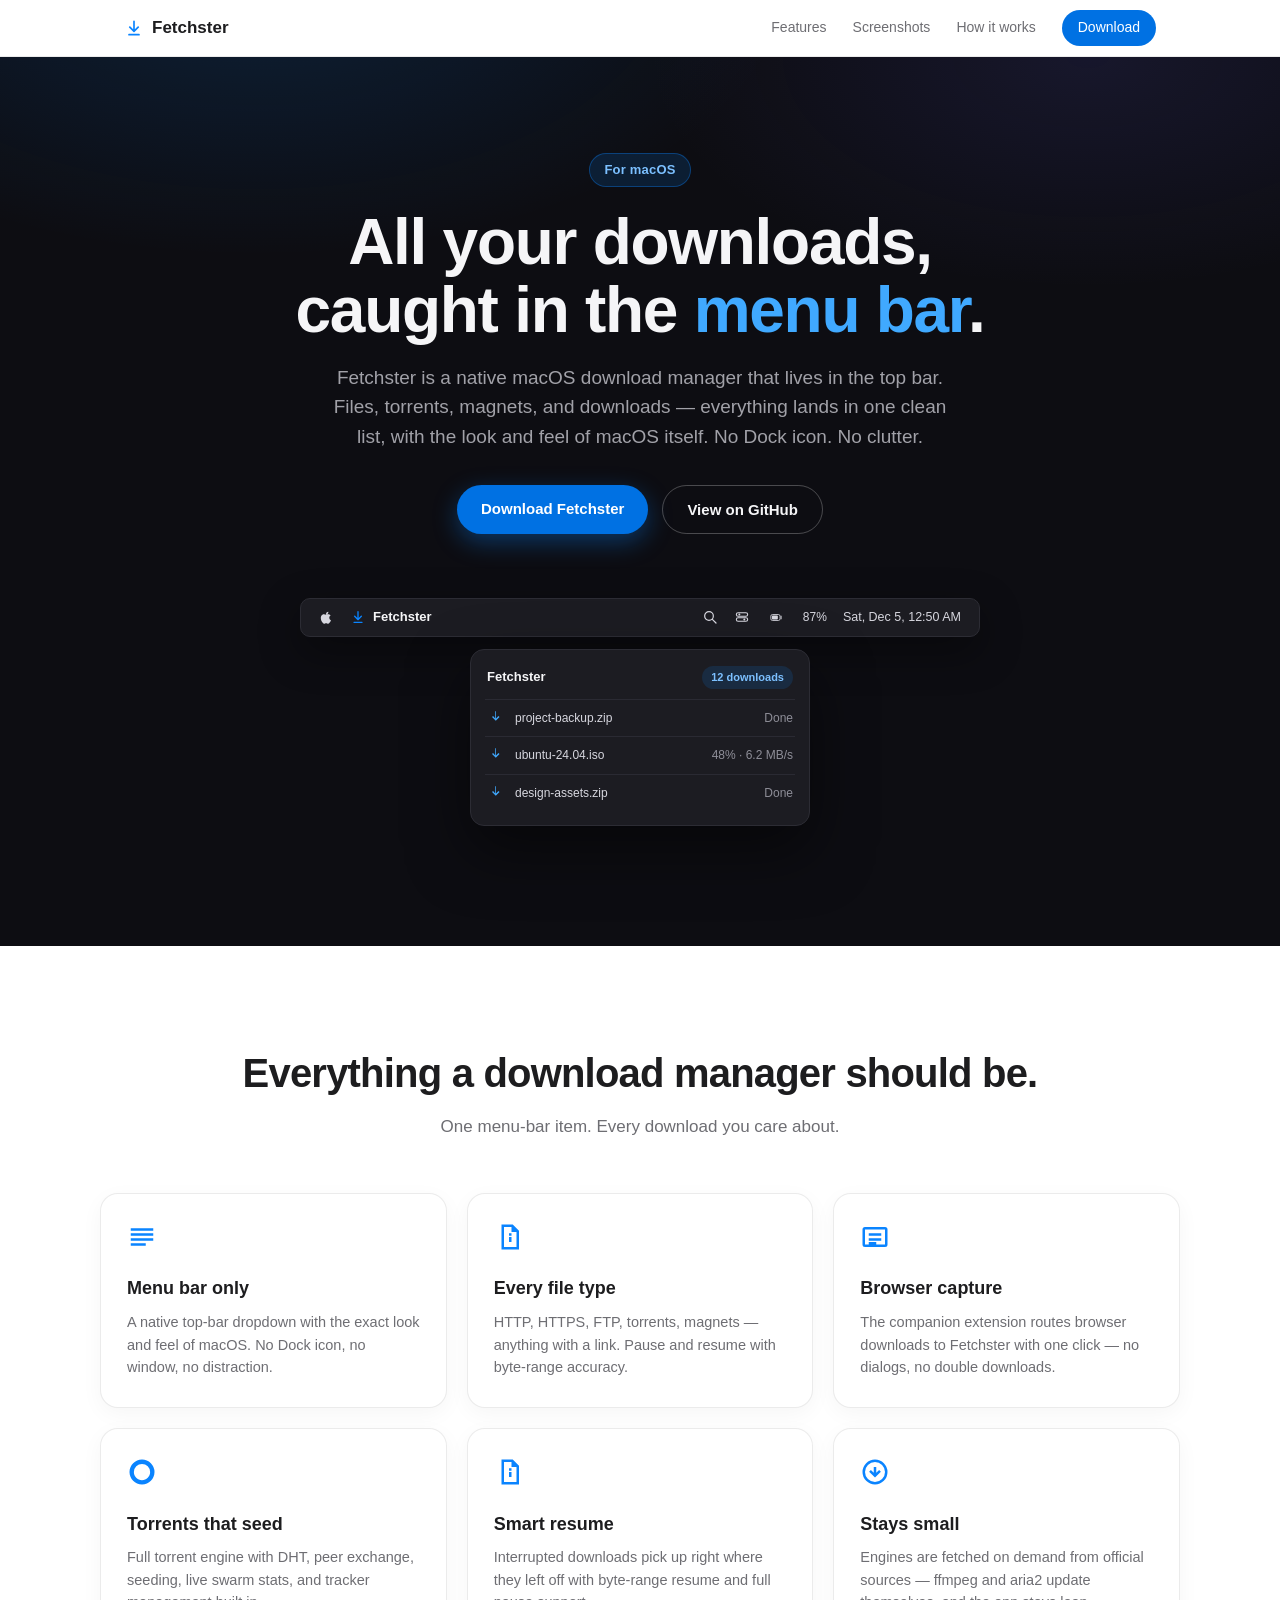
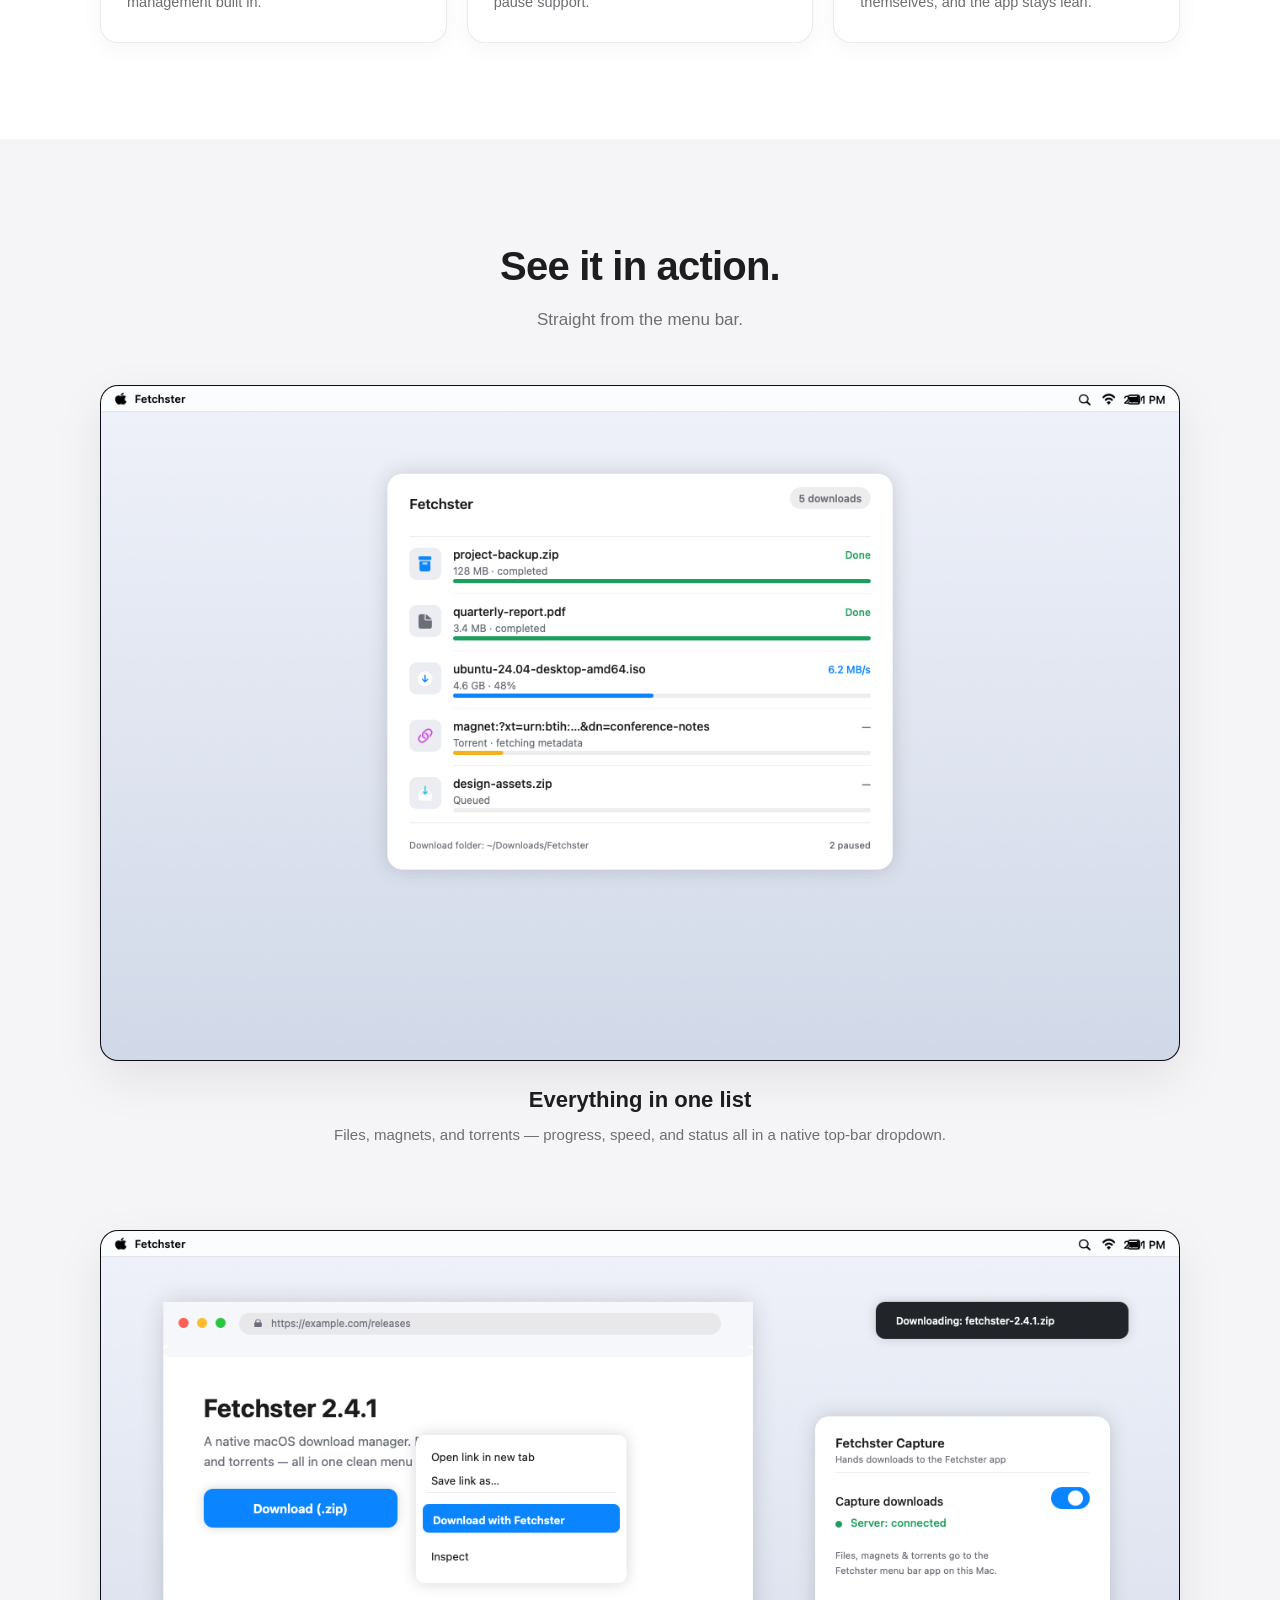
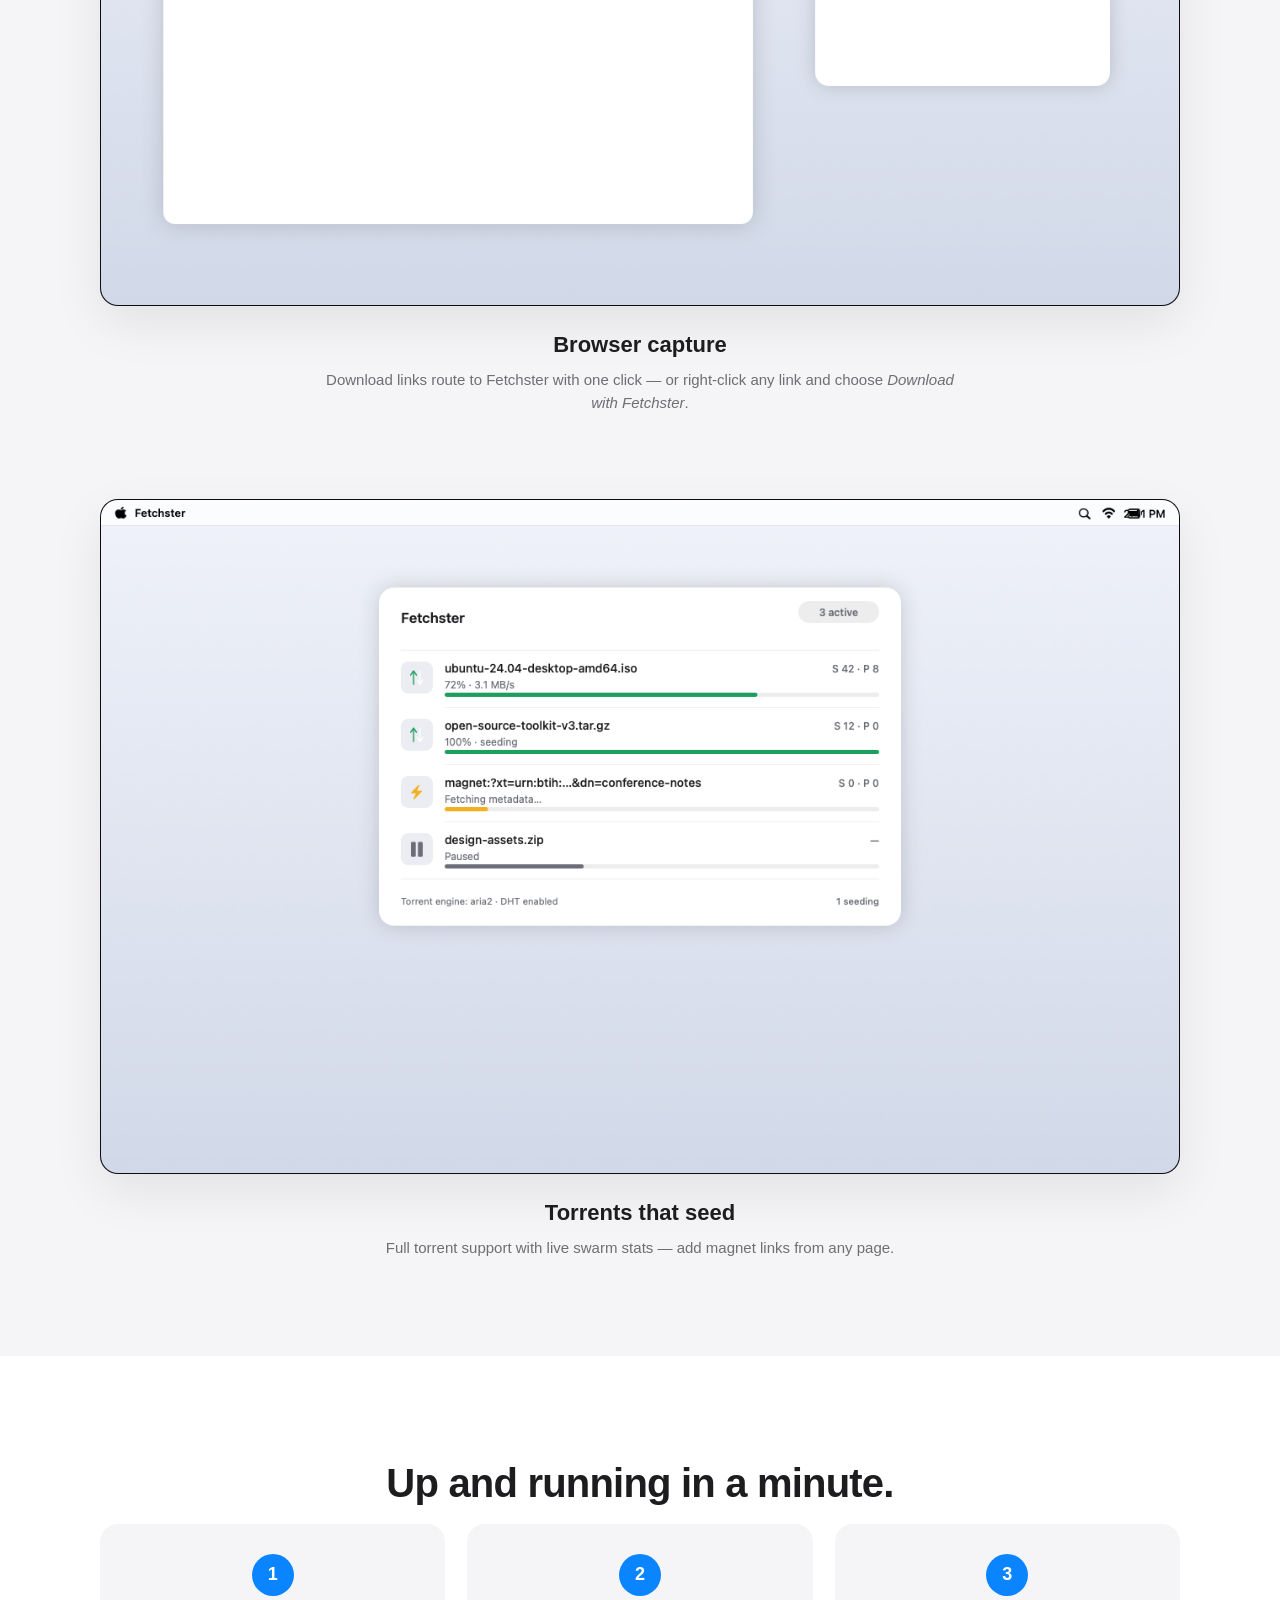
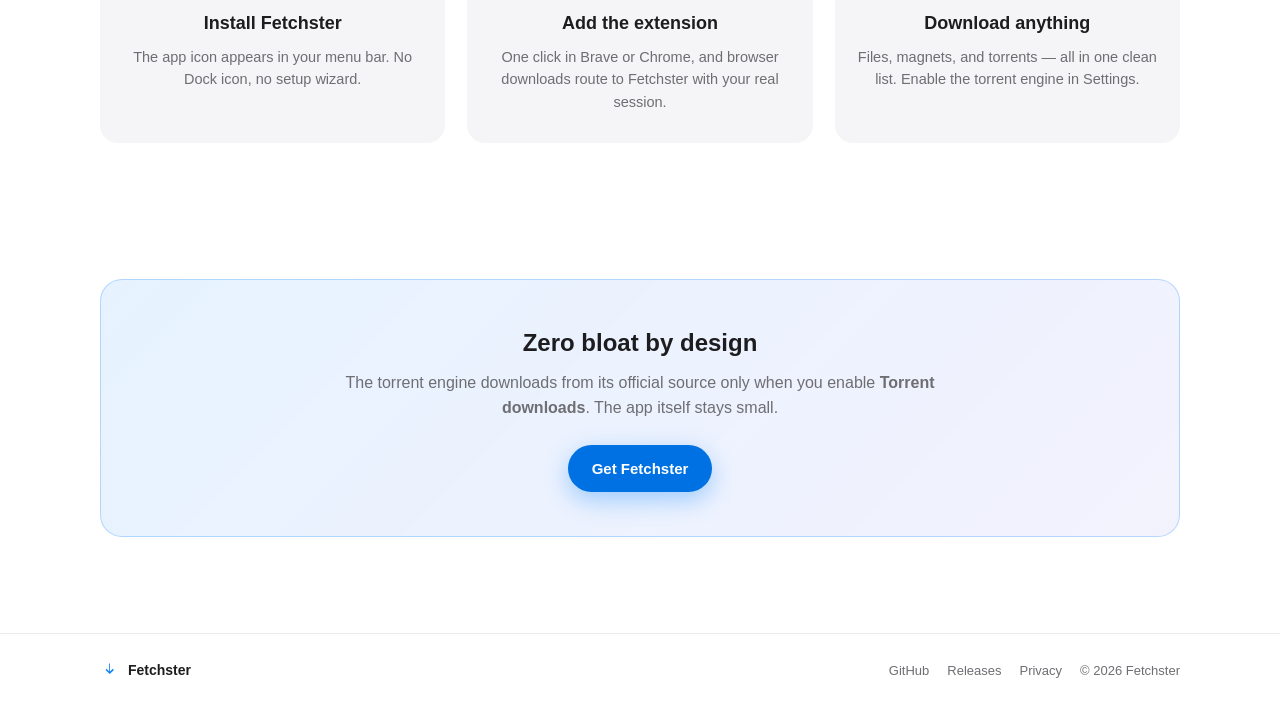
<file: docs/index.html>
<!doctype html>
<html lang="en">
<head>
  <meta charset="utf-8">
  <meta name="viewport" content="width=device-width, initial-scale=1">
  <title>Fetchster — All your downloads, caught in the menu bar</title>
  <meta name="description" content="Fetchster is a native macOS menu-bar download manager. Files, torrents, and magnets — all in one clean top-bar list.">
  <meta property="og:title" content="Fetchster">
  <meta property="og:description" content="A native macOS menu-bar download manager. Files, torrents, and magnets — all caught in the top bar.">
  <meta property="og:image" content="https://phpflock.github.io/fetchster/images/fetchster-og.png">
  <meta property="og:type" content="website">
  <link rel="icon" href="data:image/svg+xml,%3Csvg xmlns='http://www.w3.org/2000/svg' viewBox='0 0 24 24'%3E%3Cpath fill='%230a84ff' d='M12 3a1 1 0 0 1 1 1v9.6l3.3-3.3a1 1 0 1 1 1.4 1.4l-5 5a1 1 0 0 1-1.4 0l-5-5a1 1 0 1 1 1.4-1.4l3.3 3.3V4a1 1 0 0 1 1-1z'/%3E%3Cpath fill='%230a84ff' d='M5 20a1 1 0 0 1 1-1h12a1 1 0 1 1 0 2H6a1 1 0 0 1-1-1z'/%3E%3C/svg%3E">
  <link rel="stylesheet" href="styles.css">
</head>
<body>

<header class="site-header">
  <nav class="nav">
    <a class="brand" href="#top">
      <svg class="brand-mark" viewBox="0 0 24 24" aria-hidden="true"><path d="M12 3a1 1 0 0 1 1 1v9.6l3.3-3.3a1 1 0 1 1 1.4 1.4l-5 5a1 1 0 0 1-1.4 0l-5-5a1 1 0 1 1 1.4-1.4l3.3 3.3V4a1 1 0 0 1 1-1z"/><path d="M5 20a1 1 0 0 1 1-1h12a1 1 0 1 1 0 2H6a1 1 0 0 1-1-1z"/></svg>
      <span>Fetchster</span>
    </a>
    <div class="nav-links">
      <a href="#features">Features</a>
      <a href="#screenshots">Screenshots</a>
      <a href="#how">How it works</a>
      <a class="nav-cta" href="https://github.com/phpflock/fetchster/releases" target="_blank" rel="noopener">Download</a>
    </div>
  </nav>
</header>

<main id="top">

  <!-- Hero -->
  <section class="hero">
    <div class="hero-inner">
      <span class="badge">For macOS</span>
      <h1>All your downloads,<br>caught in the <span class="accent">menu bar</span>.</h1>
      <p class="lede">
        Fetchster is a native macOS download manager that lives in the top bar.
        Files, torrents, magnets, and downloads &mdash; everything lands in one clean
        list, with the look and feel of macOS itself. No Dock icon. No clutter.
      </p>
      <div class="hero-actions">
        <a class="btn btn-primary" href="https://github.com/phpflock/fetchster/releases" target="_blank" rel="noopener">
          Download Fetchster
        </a>
        <a class="btn btn-ghost" href="https://github.com/phpflock/fetchster" target="_blank" rel="noopener">
          View on GitHub
        </a>
      </div>

      <!-- Menu-bar mock -->
      <div class="menubar-mock" aria-hidden="true">
        <div class="menubar">
          <svg class="mb-icon apple" viewBox="0 0 24 24"><path d="M16.4 12.4c-.02-2.5 2.05-3.7 2.14-3.76-1.16-1.7-2.98-1.94-3.62-1.96-1.54-.16-3 .9-3.78.9-.79 0-2-.88-3.3-.86-1.7.03-3.26.99-4.14 2.51-1.76 3.06-.45 7.6 1.27 10.08.84 1.21 1.84 2.57 3.15 2.52 1.26-.05 1.74-.82 3.27-.82 1.52 0 1.95.82 3.29.79 1.36-.03 2.22-1.23 3.06-2.45.97-1.41 1.36-2.78 1.38-2.85-.03-.01-2.63-1.01-2.65-4zM14 5.85c.7-.84 1.16-2.01 1.03-3.18-1 .04-2.21.67-2.93 1.51-.64.75-1.2 1.95-1.05 3.1 1.11.09 2.25-.57 2.95-1.43z"/></svg>
          <span class="menu-app">
            <svg class="mb-icon" viewBox="0 0 24 24"><path d="M12 3a1 1 0 0 1 1 1v9.6l3.3-3.3a1 1 0 1 1 1.4 1.4l-5 5a1 1 0 0 1-1.4 0l-5-5a1 1 0 1 1 1.4-1.4l3.3 3.3V4a1 1 0 0 1 1-1z"/><path d="M5 20a1 1 0 0 1 1-1h12a1 1 0 1 1 0 2H6a1 1 0 0 1-1-1z"/></svg>
            Fetchster
          </span>
          <span class="menu-spacer"></span>
          <svg class="mb-icon" viewBox="0 0 24 24"><circle cx="10.5" cy="10.5" r="6.5" fill="none" stroke="currentColor" stroke-width="1.8"/><path d="M15.5 15.5 21 21" stroke="currentColor" stroke-width="1.8" stroke-linecap="round"/></svg>
          <svg class="mb-icon" viewBox="0 0 24 24"><rect x="3.5" y="5.5" width="17" height="5.4" rx="2.7" fill="none" stroke="currentColor" stroke-width="1.6"/><circle cx="8" cy="8.2" r="1.5" fill="currentColor"/><rect x="3.5" y="13.1" width="17" height="5.4" rx="2.7" fill="none" stroke="currentColor" stroke-width="1.6"/><circle cx="15.5" cy="15.8" r="1.5" fill="currentColor"/></svg>
          <svg class="mb-icon battery-icon" viewBox="0 0 24 24"><rect x="1.5" y="6.5" width="17" height="11" rx="3" fill="none" stroke="currentColor" stroke-width="1.6"/><path d="M20.5 9.5v5" stroke="currentColor" stroke-width="1.8" stroke-linecap="round"/><rect x="3.5" y="8.5" width="11" height="7" rx="1.6" fill="currentColor"/></svg>
          <span class="battery-pct">87%</span>
          <span class="clock" id="mb-clock">Wed Aug 5 &nbsp;8:05 PM</span>
        </div>
        <div class="popover">
          <div class="popover-head">
            <span>Fetchster</span>
            <span class="pill">12 downloads</span>
          </div>
          <div class="pop-row">
            <svg viewBox="0 0 24 24"><path d="M12 3v9.6l3.3-3.3 1.4 1.4-5 5-5-5 1.4-1.4L11 12.6V3h1z"/></svg>
            <div class="pop-meta"><span>project-backup.zip</span><i>Done</i></div>
          </div>
          <div class="pop-row">
            <svg viewBox="0 0 24 24"><path d="M12 3v9.6l3.3-3.3 1.4 1.4-5 5-5-5 1.4-1.4L11 12.6V3h1z"/></svg>
            <div class="pop-meta"><span>ubuntu-24.04.iso</span><i>48% &middot; 6.2 MB/s</i></div>
          </div>
          <div class="pop-row">
            <svg viewBox="0 0 24 24"><path d="M12 3v9.6l3.3-3.3 1.4 1.4-5 5-5-5 1.4-1.4L11 12.6V3h1z"/></svg>
            <div class="pop-meta"><span>design-assets.zip</span><i>Done</i></div>
          </div>
        </div>
      </div>
    </div>
  </section>

  <!-- Features -->
  <section id="features" class="section">
    <div class="container">
      <h2 class="section-title">Everything a download manager should be.</h2>
      <p class="section-sub">One menu-bar item. Every download you care about.</p>
      <div class="grid">
        <article class="card reveal">
          <svg viewBox="0 0 24 24"><path d="M3 5h18v2H3V5zm0 4h18v2H3V9zm0 4h18v2H3v-2zm0 4h12v2H3v-2z"/></svg>
          <h3>Menu bar only</h3>
          <p>A native top-bar dropdown with the exact look and feel of macOS. No Dock icon, no window, no distraction.</p>
        </article>
        <article class="card reveal">
          <svg viewBox="0 0 24 24"><path d="M6 2h9l5 5v15H6V2zm2 2v16h10V8h-4V4H8zm4 8h2v4h-2v-4zm0-3h2v2h-2V9z"/></svg>
          <h3>Every file type</h3>
          <p>HTTP, HTTPS, FTP, torrents, magnets &mdash; anything with a link. Pause and resume with byte-range accuracy.</p>
        </article>
        <article class="card reveal">
          <svg viewBox="0 0 24 24"><path d="M4 4h16a2 2 0 0 1 2 2v12a2 2 0 0 1-2 2H4a2 2 0 0 1-2-2V6a2 2 0 0 1 2-2zm0 2v12h16V6H4zm3 3h10v2H7V9zm0 4h10v2H7v-2zm0 3h6v2H7v-2z"/></svg>
          <h3>Browser capture</h3>
          <p>The companion extension routes browser downloads to Fetchster with one click — no dialogs, no double downloads.</p>
        </article>
        <article class="card reveal">
          <svg viewBox="0 0 24 24"><path d="M12 2a10 10 0 0 1 10 10c0 5.5-4.4 10-10 10S2 17.5 2 12 6.5 2 12 2zm0 3.5a6.5 6.5 0 0 0-6.5 6.5c0 3.6 2.9 6.5 6.5 6.5s6.5-2.9 6.5-6.5A6.5 6.5 0 0 0 12 5.5z"/></svg>
          <h3>Torrents that seed</h3>
          <p>Full torrent engine with DHT, peer exchange, seeding, live swarm stats, and tracker management built in.</p>
        </article>
        <article class="card reveal">
          <svg viewBox="0 0 24 24"><path d="M6 2h9l5 5v15H6V2zm2 2v16h10V8h-4V4H8zm4 8h2v4h-2v-4zm0-3h2v2h-2V9z"/></svg>
          <h3>Smart resume</h3>
          <p>Interrupted downloads pick up right where they left off with byte-range resume and full pause support.</p>
        </article>
        <article class="card reveal">
          <svg viewBox="0 0 24 24"><path d="M12 2a10 10 0 1 1 0 20 10 10 0 0 1 0-20zm0 2a8 8 0 1 0 0 16 8 8 0 0 0 0-16zm-1 4h2v4.6l2.3-2.3 1.4 1.4-4.7 4.7-4.7-4.7 1.4-1.4L11 12.6V8z"/></svg>
          <h3>Stays small</h3>
          <p>Engines are fetched on demand from official sources &mdash; ffmpeg and aria2 update themselves, and the app stays lean.</p>
        </article>
      </div>
    </div>
  </section>

  <!-- Screenshots -->
  <section id="screenshots" class="section screenshots">
    <div class="container">
      <h2 class="section-title">See it in action.</h2>
      <p class="section-sub">Straight from the menu bar.</p>

      <figure class="shot reveal">
        <div class="shot-frame">
          <img src="images/fetchster-menu.png" alt="Fetchster menu bar with the download list" loading="lazy">
        </div>
        <figcaption>
          <h3>Everything in one list</h3>
          <p>Files, magnets, and torrents &mdash; progress, speed, and status all in a native top-bar dropdown.</p>
        </figcaption>
      </figure>

      <figure class="shot shot-alt reveal">
        <div class="shot-frame">
          <img src="images/fetchster-capture.png" alt="Fetchster Capture handing a browser download to the Fetchster app" loading="lazy">
        </div>
        <figcaption>
          <h3>Browser capture</h3>
          <p>Download links route to Fetchster with one click &mdash; or right-click any link and choose <em>Download with Fetchster</em>.</p>
        </figcaption>
      </figure>

      <figure class="shot reveal">
        <div class="shot-frame">
          <img src="images/fetchster-torrents.png" alt="Fetchster torrent downloads with peers and seeding status" loading="lazy">
        </div>
        <figcaption>
          <h3>Torrents that seed</h3>
          <p>Full torrent support with live swarm stats &mdash; add magnet links from any page.</p>
        </figcaption>
      </figure>
    </div>
  </section>

  <!-- How it works -->
  <section id="how" class="section how">
    <div class="container">
      <h2 class="section-title">Up and running in a minute.</h2>
      <div class="steps">
        <div class="step reveal">
          <span class="step-num">1</span>
          <h3>Install Fetchster</h3>
          <p>The app icon appears in your menu bar. No Dock icon, no setup wizard.</p>
        </div>
        <div class="step reveal">
          <span class="step-num">2</span>
          <h3>Add the extension</h3>
          <p>One click in Brave or Chrome, and browser downloads route to Fetchster with your real session.</p>
        </div>
        <div class="step reveal">
          <span class="step-num">3</span>
          <h3>Download anything</h3>
          <p>Files, magnets, and torrents &mdash; all in one clean list. Enable the torrent engine in Settings.</p>
        </div>
      </div>
    </div>
  </section>

  <!-- Note -->
  <section class="section note">
    <div class="container">
      <div class="note-box reveal">
        <h3>Zero bloat by design</h3>
        <p>
          The torrent engine downloads from its official source only when you enable
          <strong>Torrent downloads</strong>. The app itself stays small.
        </p>
        <a class="btn btn-primary" href="https://github.com/phpflock/fetchster/releases" target="_blank" rel="noopener">Get Fetchster</a>
      </div>
    </div>
  </section>
</main>

<footer class="site-footer">
  <div class="container footer-inner">
    <span class="brand small">
      <svg class="brand-mark" viewBox="0 0 24 24" aria-hidden="true"><path d="M12 3v9.6l3.3-3.3 1.4 1.4-5 5-5-5 1.4-1.4L11 12.6V3h1z"/></svg>
      Fetchster
    </span>
    <span class="footer-links">
      <a href="https://github.com/phpflock/fetchster" target="_blank" rel="noopener">GitHub</a>
      <a href="https://github.com/phpflock/fetchster/releases" target="_blank" rel="noopener">Releases</a>
      <a href="privacy.html">Privacy</a>
      <span>&copy; 2026 Fetchster</span>
    </span>
  </div>
</footer>

<script src="script.js"></script>
</body>
</html>
</file>
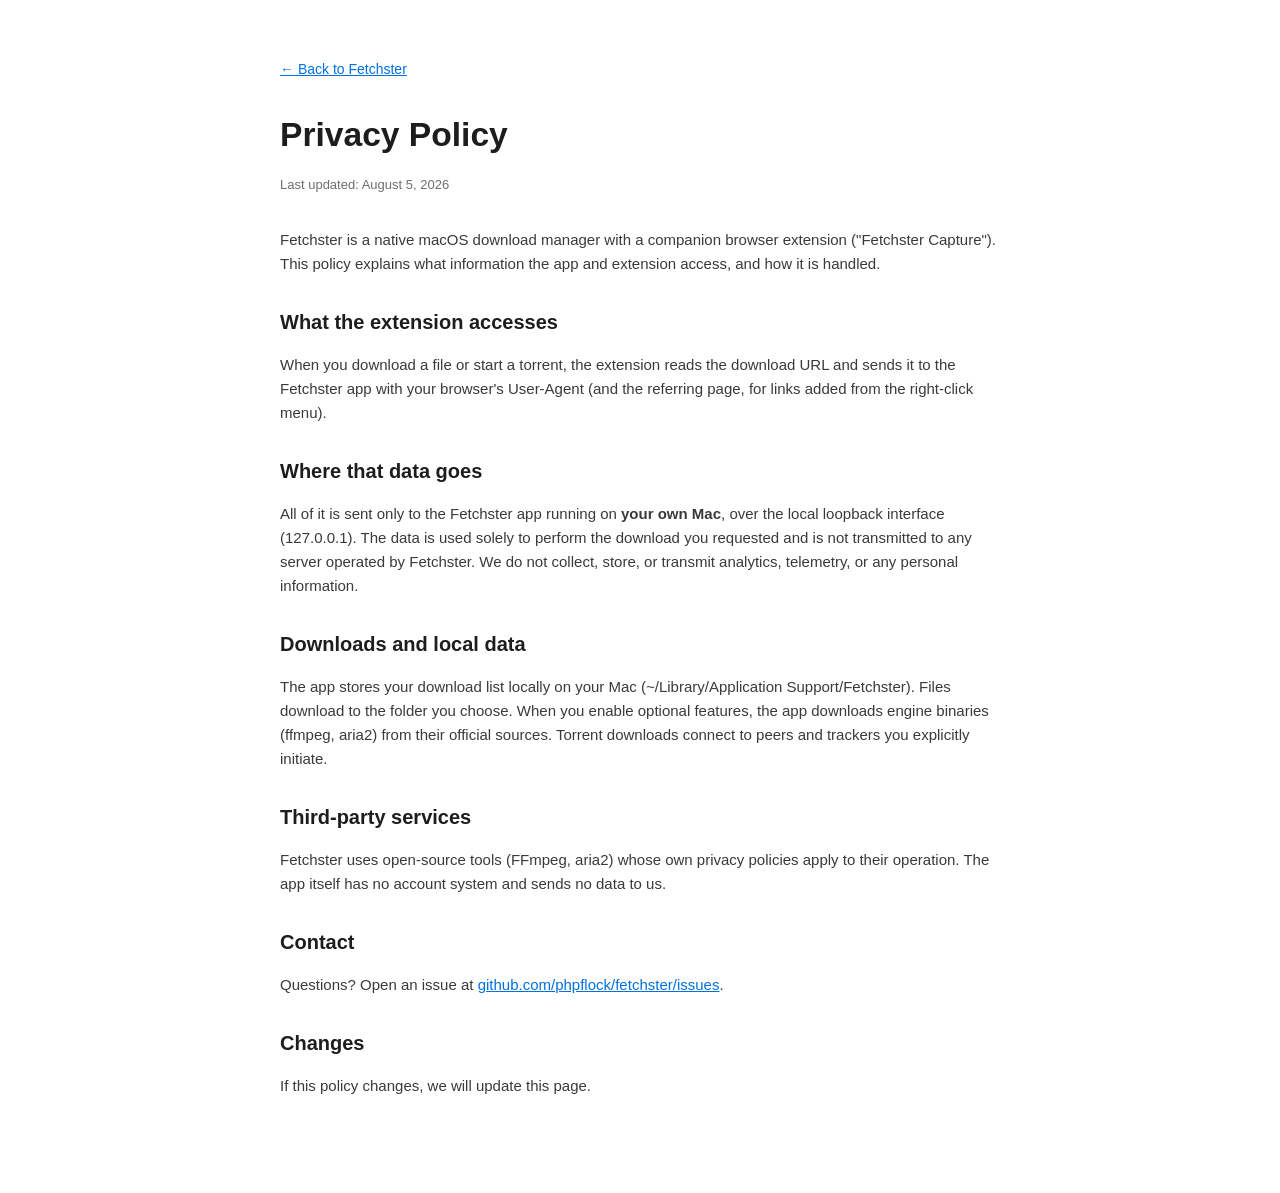
<file: docs/privacy.html>
<!doctype html>
<html lang="en">
<head>
  <meta charset="utf-8">
  <meta name="viewport" content="width=device-width, initial-scale=1">
  <title>Privacy Policy — Fetchster</title>
  <link rel="icon" href="data:image/svg+xml,%3Csvg xmlns='http://www.w3.org/2000/svg' viewBox='0 0 24 24'%3E%3Cpath fill='%230a84ff' d='M12 3a1 1 0 0 1 1 1v9.6l3.3-3.3a1 1 0 1 1 1.4 1.4l-5 5a1 1 0 0 1-1.4 0l-5-5a1 1 0 1 1 1.4-1.4l3.3 3.3V4a1 1 0 0 1 1-1z'/%3E%3Cpath fill='%230a84ff' d='M5 20a1 1 0 0 1 1-1h12a1 1 0 1 1 0 2H6a1 1 0 0 1-1-1z'/%3E%3C/svg%3E">
  <style>
    body { font-family: -apple-system, BlinkMacSystemFont, "SF Pro Text", "Segoe UI", Roboto, sans-serif;
           color: #1d1d1f; background: #fff; line-height: 1.6; margin: 0; }
    main { max-width: 720px; margin: 0 auto; padding: 56px 24px 80px; }
    h1 { font-size: 2.1rem; margin: 0 0 6px; }
    .updated { color: #6e6e73; font-size: 13px; margin-bottom: 32px; }
    h2 { font-size: 1.25rem; margin: 30px 0 8px; }
    p, li { font-size: 15px; color: #3a3a3c; }
    a { color: #0071e3; }
    .back { display: inline-block; margin-bottom: 28px; font-size: 14px; }
  </style>
</head>
<body>
<main>
  <a class="back" href="./">&larr; Back to Fetchster</a>
  <h1>Privacy Policy</h1>
  <p class="updated">Last updated: August 5, 2026</p>

  <p>Fetchster is a native macOS download manager with a companion browser
  extension ("Fetchster Capture"). This policy explains what information the
  app and extension access, and how it is handled.</p>

  <h2>What the extension accesses</h2>
  <p>When you download a file or start a torrent, the extension reads the
  download URL and sends it to the Fetchster app with your browser's
  User-Agent (and the referring page, for links added from the right-click
  menu).</p>

  <h2>Where that data goes</h2>
  <p>All of it is sent only to the Fetchster app running on <strong>your own
  Mac</strong>, over the local loopback interface (127.0.0.1). The data is used
  solely to perform the download you requested and is not transmitted to any
  server operated by Fetchster. We do not collect, store, or transmit
  analytics, telemetry, or any personal information.</p>

  <h2>Downloads and local data</h2>
  <p>The app stores your download list locally on your Mac
  (~/Library/Application Support/Fetchster). Files download to the folder you
  choose. When you enable optional features, the app downloads engine binaries
  (ffmpeg, aria2) from their official sources. Torrent downloads connect to
  peers and trackers you explicitly initiate.</p>

  <h2>Third-party services</h2>
  <p>Fetchster uses open-source tools (FFmpeg, aria2) whose own privacy
  policies apply to their operation. The app itself has no account system and
  sends no data to us.</p>

  <h2>Contact</h2>
  <p>Questions? Open an issue at
  <a href="https://github.com/phpflock/fetchster/issues">github.com/phpflock/fetchster/issues</a>.</p>

  <h2>Changes</h2>
  <p>If this policy changes, we will update this page.</p>
</main>
</body>
</html>
</file>
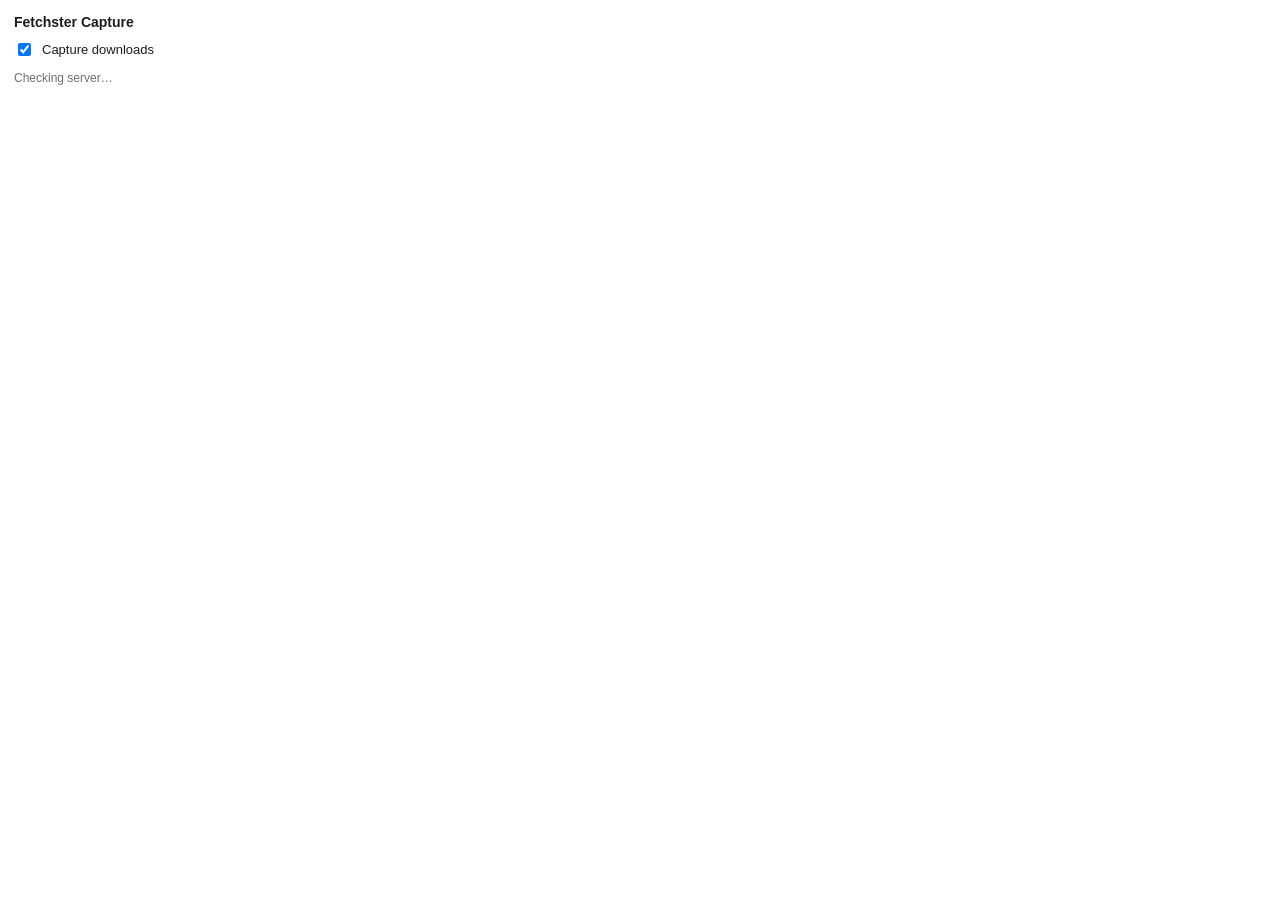
<file: Extensions/chrome-store/popup.html>
<!DOCTYPE html>
<html lang="en">
<head>
  <meta charset="utf-8">
  <style>
    body {
      width: 270px;
      margin: 0;
      padding: 14px;
      font: 13px -apple-system, "SF Pro Text", "Helvetica Neue", sans-serif;
      color: #1d1d1f;
    }
    h1 { font-size: 14px; margin: 0 0 10px; }
    label { display: flex; align-items: center; gap: 8px; }
    #status { font-size: 12px; color: #6e6e73; margin-top: 12px; }
    #status.ok { color: #1d9e5f; }
    #status.bad { color: #d70015; }
  </style>
</head>
<body>
  <h1>Fetchster Capture</h1>
  <label>
    <input type="checkbox" id="capture" checked>
    Capture downloads
  </label>
  <p id="status">Checking server…</p>
  <script src="popup.js"></script>
</body>
</html>
</file>
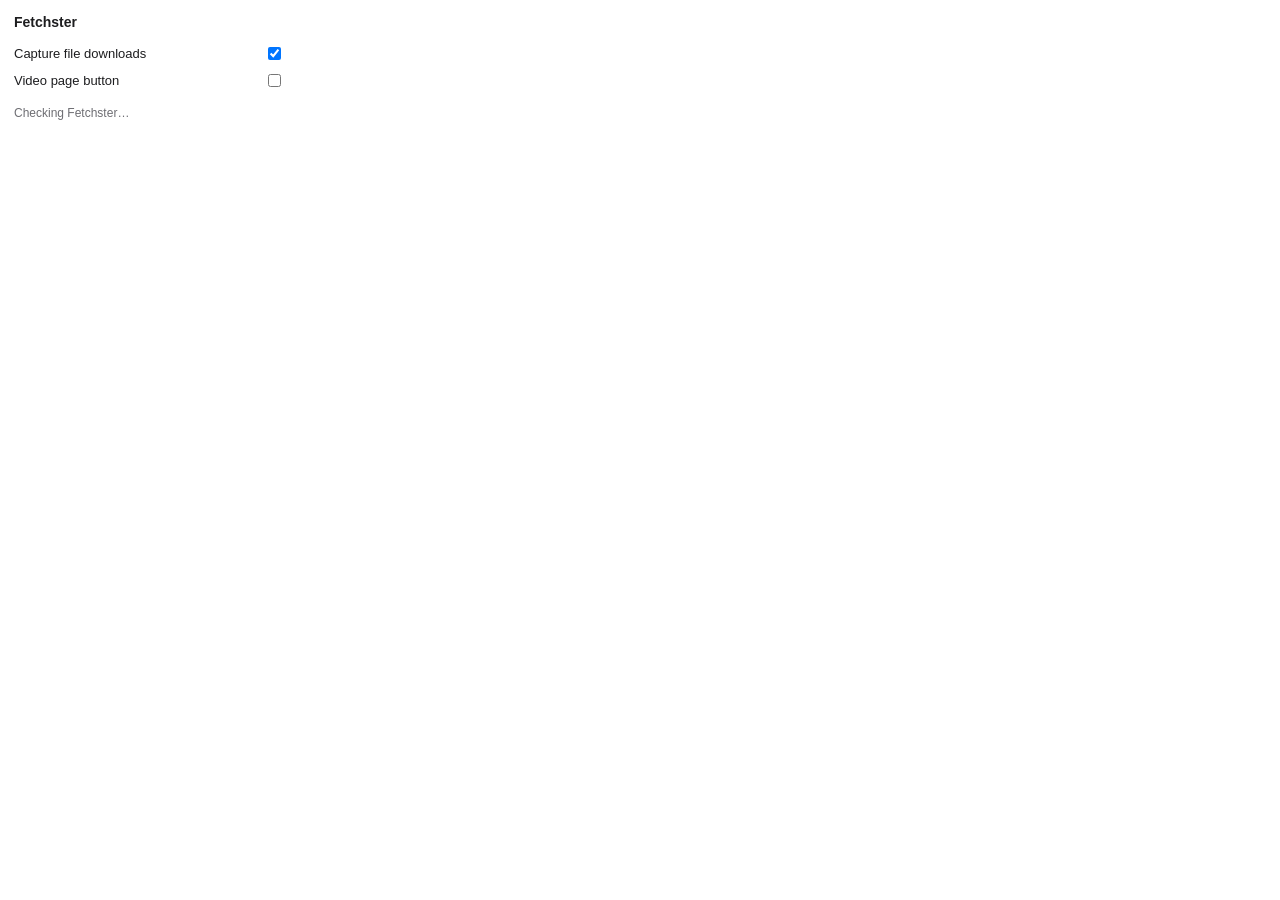
<file: Extensions/safari/popup.html>
<!DOCTYPE html>
<html lang="en">
<head>
  <meta charset="utf-8">
  <style>
    body {
      width: 270px;
      margin: 0;
      padding: 14px;
      font: 13px -apple-system, "SF Pro Text", "Helvetica Neue", sans-serif;
      color: #1d1d1f;
    }
    h1 { font-size: 14px; margin: 0 0 10px; }
    label { display: flex; align-items: center; justify-content: space-between; gap: 8px; padding: 4px 0; }
    #status { font-size: 12px; color: #6e6e73; margin-top: 12px; }
    #status.ok { color: #1d9e5f; }
    #status.bad { color: #d70015; }
  </style>
</head>
<body>
  <h1>Fetchster</h1>
  <label>
    <span>Capture file downloads</span>
    <input type="checkbox" id="capture" checked>
  </label>
  <label>
    <span>Video page button</span>
    <input type="checkbox" id="youtube">
  </label>
  <p id="status">Checking Fetchster…</p>
  <script src="popup.js"></script>
</body>
</html>
</file>
<file: docs/styles.css>
:root {
  --bg: #ffffff;
  --bg-soft: #f5f5f7;
  --ink: #1d1d1f;
  --ink-soft: #6e6e73;
  --accent: #0a84ff;
  --accent-strong: #0071e3;
  --card: #ffffff;
  --line: rgba(0, 0, 0, 0.08);
  --shadow: 0 18px 50px rgba(0, 0, 0, 0.08);
  --radius: 18px;
}

* { box-sizing: border-box; }
html { scroll-behavior: smooth; }
body {
  margin: 0;
  font-family: -apple-system, BlinkMacSystemFont, "SF Pro Text", "Segoe UI", Roboto, Helvetica, Arial, sans-serif;
  color: var(--ink);
  background: var(--bg);
  -webkit-font-smoothing: antialiased;
  line-height: 1.55;
}
a { color: var(--accent-strong); text-decoration: none; }
img { max-width: 100%; display: block; }

/* Header */
.site-header {
  position: sticky;
  top: 0;
  z-index: 50;
  background: rgba(255, 255, 255, 0.82);
  backdrop-filter: saturate(180%) blur(18px);
  -webkit-backdrop-filter: saturate(180%) blur(18px);
  border-bottom: 1px solid var(--line);
}
.nav {
  max-width: 1080px;
  margin: 0 auto;
  padding: 0 24px;
  height: 56px;
  display: flex;
  align-items: center;
  justify-content: space-between;
}
.brand { display: inline-flex; align-items: center; gap: 8px; color: var(--ink); font-weight: 700; font-size: 17px; }
.brand-mark { width: 20px; height: 20px; fill: var(--accent); }
.nav-links { display: flex; align-items: center; gap: 26px; font-size: 14px; }
.nav-links a { color: var(--ink-soft); font-weight: 500; }
.nav-links a:hover { color: var(--ink); }
.nav-cta {
  background: var(--accent-strong);
  color: #fff !important;
  padding: 7px 16px;
  border-radius: 980px;
  font-weight: 600;
}
.nav-cta:hover { background: #0077ed; }

/* Hero */
.hero {
  background:
    radial-gradient(900px 480px at 20% -10%, rgba(10, 132, 255, 0.16), transparent 60%),
    radial-gradient(800px 420px at 85% 0%, rgba(94, 92, 230, 0.12), transparent 55%),
    #0d0d12;
  color: #f5f5f7;
  padding: 96px 24px 120px;
  text-align: center;
}
.hero-inner { max-width: 820px; margin: 0 auto; }
.badge {
  display: inline-block;
  padding: 6px 14px;
  border-radius: 980px;
  background: rgba(10, 132, 255, 0.14);
  border: 1px solid rgba(10, 132, 255, 0.35);
  color: #7cc0ff;
  font-size: 13px;
  font-weight: 600;
  letter-spacing: 0.2px;
}
.hero h1 { font-size: clamp(38px, 6vw, 64px); line-height: 1.06; letter-spacing: -0.02em; margin: 22px 0 18px; font-weight: 800; }
.hero .accent { color: #40a9ff; }
.lede { font-size: clamp(16px, 2vw, 19px); color: #a1a1a8; max-width: 620px; margin: 0 auto 34px; }
.hero-actions { display: flex; gap: 14px; justify-content: center; flex-wrap: wrap; }
.btn {
  display: inline-block;
  padding: 12px 24px;
  border-radius: 980px;
  font-size: 15px;
  font-weight: 600;
  transition: transform 0.12s ease, box-shadow 0.2s ease;
}
.btn:hover { transform: translateY(-1px); }
.btn-primary { background: var(--accent-strong); color: #fff; box-shadow: 0 8px 24px rgba(10, 132, 255, 0.35); }
.btn-primary:hover { background: #0077ed; }
.btn-ghost { color: #f5f5f7; border: 1px solid rgba(255, 255, 255, 0.25); }
.btn-ghost:hover { background: rgba(255, 255, 255, 0.08); }

/* Menu-bar mock */
.menubar-mock { margin: 64px auto 0; max-width: 680px; text-align: left; }
.menubar {
  display: flex;
  align-items: center;
  gap: 16px;
  background: #1c1c22;
  border: 1px solid #2c2c34;
  border-radius: 10px;
  padding: 8px 18px;
  font-size: 13px;
  color: #d6d6de;
  box-shadow: 0 14px 40px rgba(0, 0, 0, 0.4);
}
.mb-icon { width: 16px; height: 16px; fill: currentColor; flex-shrink: 0; }
.mb-icon.apple { width: 15px; height: 15px; }
.menu-app {
  display: inline-flex;
  align-items: center;
  gap: 7px;
  font-weight: 700;
  color: #f5f5f7;
}
.menu-app .mb-icon { color: #0a84ff; }
.menu-spacer { flex: 1; }
.battery-icon { width: 21px; height: 13px; }
.battery-pct { font-size: 12px; color: #d6d6de; }
.clock { font-size: 12.5px; color: #d6d6de; font-variant-numeric: tabular-nums; white-space: nowrap; }
.popover {
  margin: 12px auto 0;
  width: 340px;
  background: #1c1c22;
  border: 1px solid #2c2c34;
  border-radius: 14px;
  padding: 14px;
  box-shadow: 0 24px 60px rgba(0, 0, 0, 0.5);
}
.popover-head { display: flex; justify-content: space-between; align-items: center; font-size: 13px; font-weight: 700; color: #f5f5f7; padding: 2px 2px 10px; }
.pill { font-size: 11px; font-weight: 600; color: #7cc0ff; background: rgba(10, 132, 255, 0.14); padding: 3px 9px; border-radius: 980px; }
.pop-row { display: flex; align-items: center; gap: 10px; padding: 9px 2px; border-top: 1px solid #2a2a33; }
.pop-row svg { width: 18px; height: 18px; fill: #40a9ff; flex-shrink: 0; }
.pop-meta { display: flex; flex: 1; justify-content: space-between; align-items: center; gap: 10px; font-size: 12px; }
.pop-meta span { color: #d7d7df; white-space: nowrap; overflow: hidden; text-overflow: ellipsis; }
.pop-meta i { color: #8e8e98; font-style: normal; }

/* Sections */
.section { padding: 96px 24px; }
.container { max-width: 1080px; margin: 0 auto; }
.section-title { font-size: clamp(28px, 4vw, 40px); letter-spacing: -0.02em; margin: 0 0 10px; text-align: center; font-weight: 800; }
.section-sub { color: var(--ink-soft); text-align: center; font-size: 17px; margin: 0 0 52px; }

/* Feature grid */
.grid { display: grid; grid-template-columns: repeat(auto-fit, minmax(300px, 1fr)); gap: 20px; }
.card {
  background: var(--card);
  border: 1px solid var(--line);
  border-radius: var(--radius);
  padding: 28px 26px;
  box-shadow: 0 6px 22px rgba(0, 0, 0, 0.04);
  transition: transform 0.18s ease, box-shadow 0.25s ease;
}
.card:hover { transform: translateY(-4px); box-shadow: var(--shadow); }
.card svg { width: 30px; height: 30px; fill: var(--accent); margin-bottom: 16px; }
.card h3 { font-size: 18px; margin: 0 0 8px; }
.card p { color: var(--ink-soft); font-size: 14.5px; margin: 0; }

/* Screenshots */
.screenshots { background: var(--bg-soft); }
.shot { margin: 0 0 84px; }
.shot:last-child { margin-bottom: 0; }
.shot-frame {
  border-radius: var(--radius);
  overflow: hidden;
  border: 1px solid var(--line);
  box-shadow: var(--shadow);
  background: #0d0d12;
}
.shot-frame img { width: 100%; height: auto; }
.shot figcaption { max-width: 640px; margin: 22px auto 0; text-align: center; }
.shot h3 { font-size: 22px; margin: 0 0 6px; }
.shot p { color: var(--ink-soft); margin: 0; font-size: 15px; }

/* Steps */
.steps { display: grid; grid-template-columns: repeat(auto-fit, minmax(240px, 1fr)); gap: 22px; }
.step { text-align: center; padding: 30px 20px; border-radius: var(--radius); background: var(--bg-soft); }
.step-num {
  display: inline-flex; align-items: center; justify-content: center;
  width: 42px; height: 42px; border-radius: 50%;
  background: var(--accent); color: #fff; font-weight: 800; font-size: 18px;
  margin-bottom: 14px;
}
.step h3 { margin: 0 0 8px; font-size: 18px; }
.step p { color: var(--ink-soft); font-size: 14.5px; margin: 0; }

/* Note */
.note { padding-top: 40px; }
.note-box {
  background: linear-gradient(135deg, rgba(10, 132, 255, 0.1), rgba(94, 92, 230, 0.08));
  border: 1px solid rgba(10, 132, 255, 0.25);
  border-radius: 22px;
  padding: 44px 40px;
  text-align: center;
}
.note-box h3 { font-size: 24px; margin: 0 0 10px; }
.note-box p { max-width: 620px; margin: 0 auto 24px; color: var(--ink-soft); }

/* Footer */
.site-footer { border-top: 1px solid var(--line); padding: 26px 0; }
.footer-inner { display: flex; align-items: center; justify-content: space-between; gap: 16px; flex-wrap: wrap; }
.brand.small { font-size: 14px; }
.footer-links { display: flex; align-items: center; gap: 18px; font-size: 13px; color: var(--ink-soft); }
.footer-links a { color: var(--ink-soft); }
.footer-links a:hover { color: var(--ink); }

/* Scroll reveal */
.reveal { opacity: 0; transform: translateY(18px); transition: opacity 0.6s ease, transform 0.6s ease; }
.reveal.visible { opacity: 1; transform: none; }

@media (max-width: 640px) {
  .nav-links a:not(.nav-cta) { display: none; }
  .hero { padding: 70px 20px 90px; }
  .section { padding: 70px 20px; }
  .popover { width: 100%; }
}
</file>
